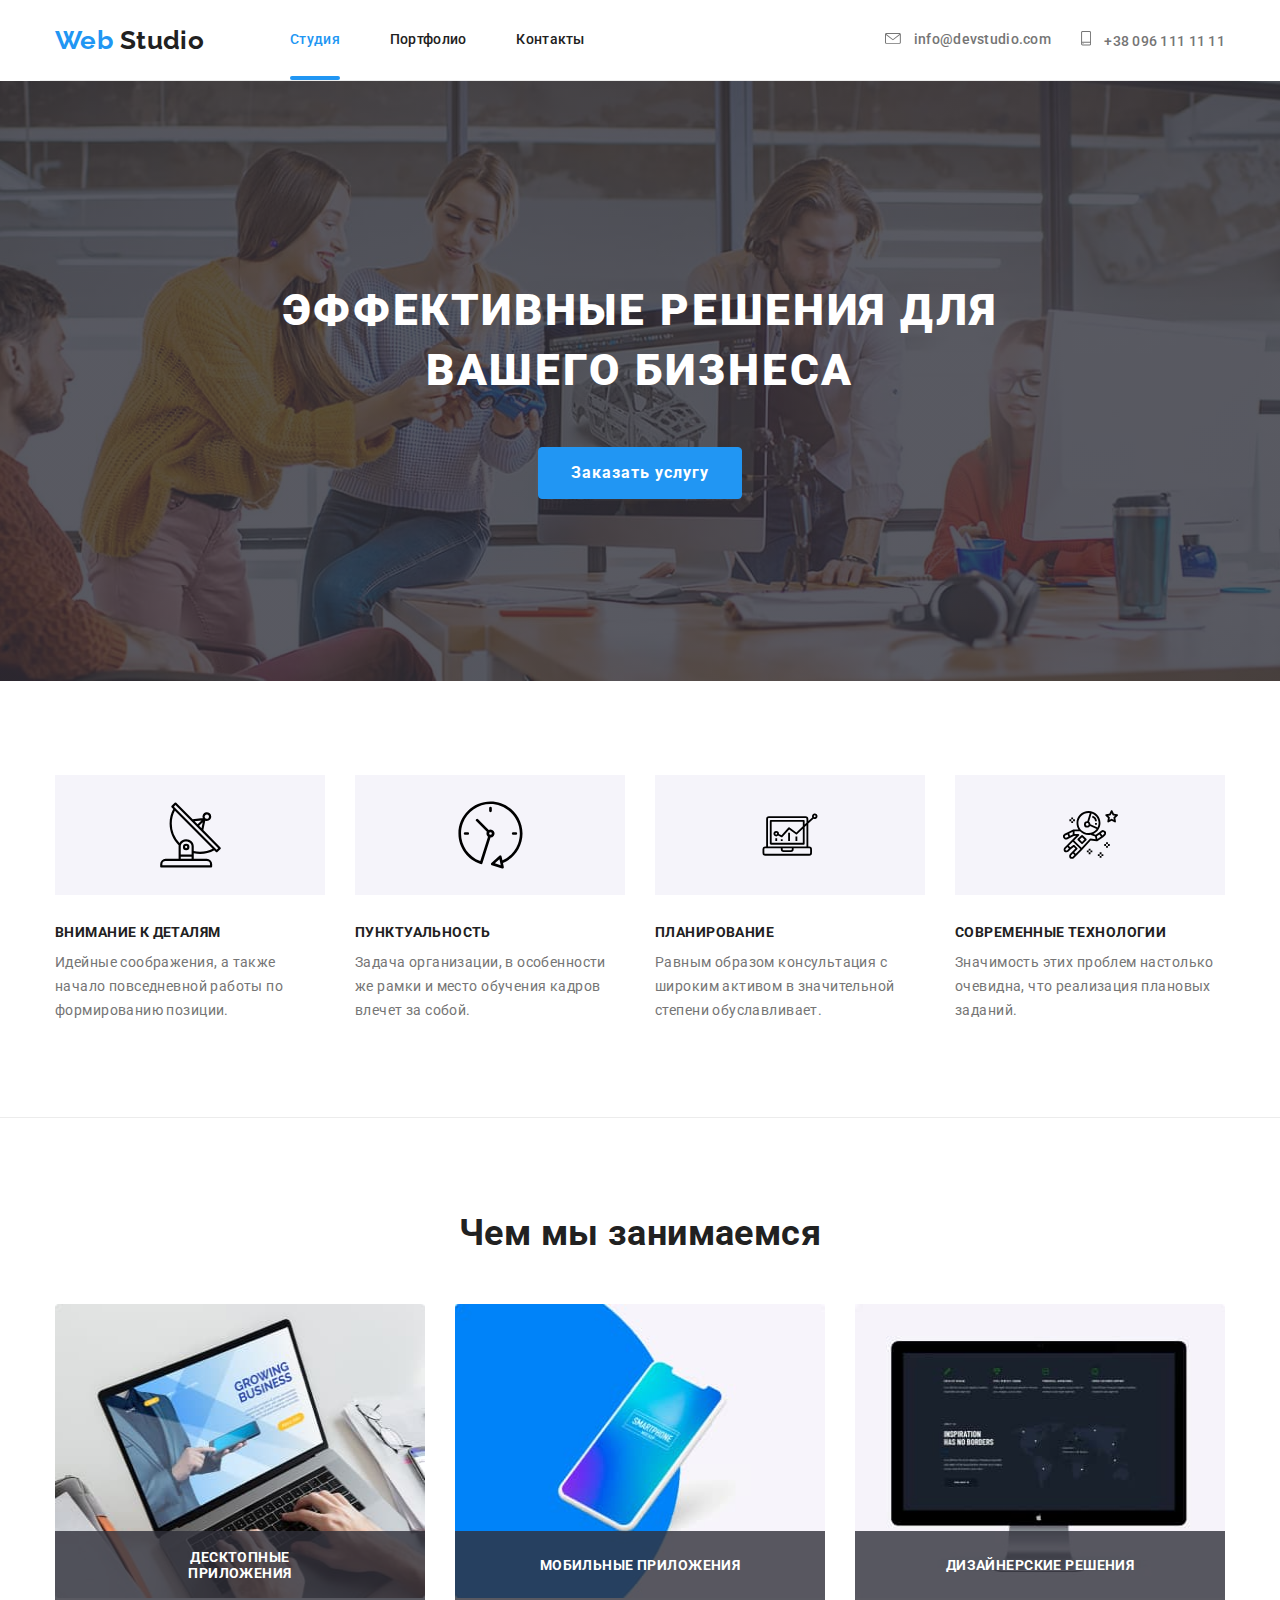
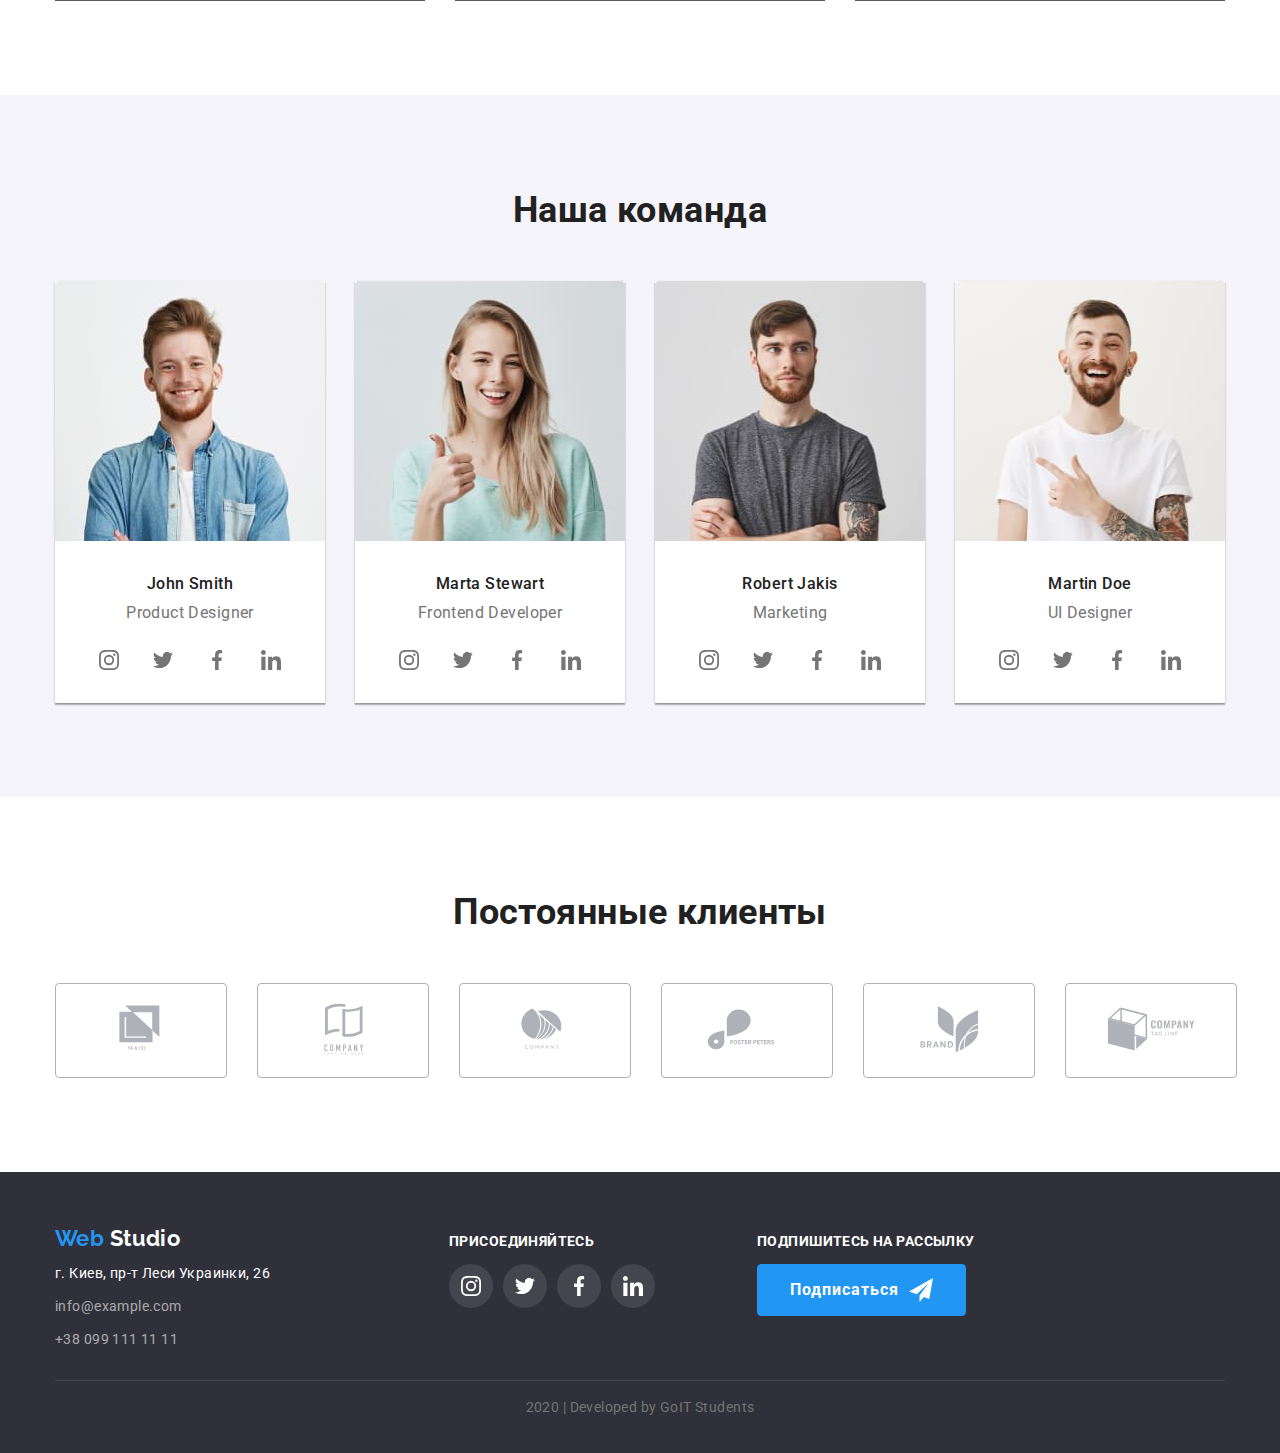
<file: index.html>
<!DOCTYPE html>
<html lang="ru">
  <head>
    <meta charset="UTF-8" />
    <meta name="viewport" content="width=device-width, initial-scale=1.0" />
    <title>Document</title>
    <link
      href="https://fonts.googleapis.com/css2?family=Raleway:wght@700&family=Roboto:wght@400;500;700&display=swap"
      rel="stylesheet"
    />
    <link
      rel="stylesheet"
      href="https://cdnjs.cloudflare.com/ajax/libs/modern-normalize/0.6.0/modern-normalize.min.css"
    />
    <link rel="stylesheet" href="./css/styles.css" />
  </head>
  <body>
    <!--Header-->
    <header>
      <div class="container">
        <nav class="site-nav">
          <a class="logo" href="#" lang="en"
            ><span class="logo-accent">Web</span> Studio</a
          >
          <ul class="header-list">
            <li><a href="./index.html" class="link current">Студия</a></li>
            <li><a href="./portfolio.html" class="link">Портфолио</a></li>
            <li><a href="#" class="link">Контакты</a></li>
          </ul>
        </nav>
        <ul class="header-info">
          <li>
            <a href="mailto:info@devstudio.com" class="link-info"
              ><svg class="info-img" width="16" height="11">
                <use href="./images/sprite.svg#envelope"></use>
              </svg>
              info@devstudio.com</a
            >
          </li>
          <li>
            <a href="tel:+380961111111" class="link-info">
              <svg class="info-img" width="10" height="15">
                <use href="./images/sprite.svg#smartphone"></use>
              </svg>
              +38 096 111 11 11
            </a>
          </li>
        </ul>
      </div>
    </header>
    <main>
      <!--Hero-->
      <section class="hero">
        <div class="overlay">
          <h1 class="hero-title">эффективные решения для вашего бизнеса</h1>
          <a href="#" class="button">Заказать услугу</a>
        </div>
      </section>
      <!--Advantages-->
      <section class="section border-bottom">
        <div class="container">
          <ul class="advantage-list">
            <li class="advantage-item">
              <div class="advantage-frame">
                <svg class="advantage-img" width="65" height="70">
                  <use href="./images/sprite.svg#antenna"></use>
                </svg>
              </div>
              <h3 class="advantage-title">Внимание к деталям</h3>
              <p class="advantage-text">
                Идейные соображения, а также начало повседневной работы по
                формированию позиции.
              </p>
            </li>
            <li class="advantage-item">
              <div class="advantage-frame">
                <svg class="advantage-img" width="67" height="70">
                  <use href="./images/sprite.svg#clock"></use>
                </svg>
              </div>
              <h3 class="advantage-title">Пунктуальность</h3>
              <p class="advantage-text">
                Задача организации, в особенности же рамки и место обучения
                кадров влечет за собой.
              </p>
            </li>
            <li class="advantage-item">
              <div class="advantage-frame">
                <svg class="advantage-img" width="70" height="55">
                  <use href="./images/sprite.svg#diagram"></use>
                </svg>
              </div>
              <h3 class="advantage-title">Планирование</h3>
              <p class="advantage-text">
                Равным образом консультация с широким активом в значительной
                степени обуславливает.
              </p>
            </li>
            <li class="advantage-item">
              <div class="advantage-frame">
                <svg class="advantage-img" width="55" height="61">
                  <use href="./images/sprite.svg#astronaut"></use>
                </svg>
              </div>
              <h3 class="advantage-title">Современные технологии</h3>
              <p class="advantage-text">
                Значимость этих проблем настолько очевидна, что реализация
                плановых заданий.
              </p>
            </li>
          </ul>
        </div>
      </section>
      <!--Acivity-->
      <section class="section">
        <div class="container">
          <h2 class="activity-main-title">Чем мы занимаемся</h2>
          <ul class="activity-list">
            <li class="activity-item">
              <img
                src="./images/desktop.jpg"
                alt="Ноутбук"
                height="294"
                width="370"
              />
              <div class="activity-overlay">
                <h3 class="activity-title">Десктопные приложения</h3>
              </div>
            </li>
            <li class="activity-item">
              <img
                src="./images/mobile.jpg"
                alt="Телефон"
                height="294"
                width="370"
              />
              <div class="activity-overlay">
                <h3 class="activity-title">Мобильные приложения</h3>
              </div>
            </li>
            <li class="activity-item">
              <img
                src="./images/design.jpg"
                alt="Рабочий Стол"
                height="294"
                width="370"
              />
              <div class="activity-overlay">
                <h3 class="activity-title">Дизайнерские решения</h3>
              </div>
            </li>
          </ul>
        </div>
      </section>
      <!--Team-->
      <section class="section team">
        <div class="container">
          <h2 class="team-title">Наша команда</h2>
          <ul class="team-list">
            <li class="team-item">
              <img
                src="./images/john.jpg"
                alt="John Smith"
                height="260"
                width="278"
                class="team-img"
              />
              <h3 class="team-name">John Smith</h3>
              <p class="team-profession" lang="en">Product Designer</p>
              <ul class="social-list">
                <li class="social-item">
                  <a href="#" aria-label="Instagram">
                    <svg class="social-img" width="44" height="44">
                      <use href="./images/sprite.svg#instagram"></use>
                    </svg>
                  </a>
                </li>
                <li class="social-item">
                  <a href="#" aria-label="Twitter">
                    <svg class="social-img" width="44" height="44">
                      <use href="./images/sprite.svg#twitter"></use>
                    </svg>
                  </a>
                </li>
                <li class="social-item">
                  <a href="#" aria-label="Facebook">
                    <svg class="social-img" width="44" height="44">
                      <use href="./images/sprite.svg#facebook"></use>
                    </svg>
                  </a>
                </li>
                <li class="social-item">
                  <a href="#" aria-label="LimkedIn"
                    ><svg class="social-img" width="44" height="44">
                      <use href="./images/sprite.svg#linkedin"></use>
                    </svg>
                  </a>
                </li>
              </ul>
            </li>
            <li class="team-item">
              <img
                src="./images/marta.jpg"
                alt="Marta Stewart"
                height="260"
                width="278"
                class="team-img"
              />
              <h3 class="team-name">Marta Stewart</h3>
              <p class="team-profession" lang="en">Frontend Developer</p>
              <ul class="social-list">
                <li class="social-item">
                  <a href="#" aria-label="Instagram">
                    <svg class="social-img" width="44" height="44">
                      <use href="./images/sprite.svg#instagram"></use>
                    </svg>
                  </a>
                </li>
                <li class="social-item">
                  <a href="#" aria-label="Twitter">
                    <svg class="social-img" width="44" height="44">
                      <use href="./images/sprite.svg#twitter"></use>
                    </svg>
                  </a>
                </li>
                <li class="social-item">
                  <a href="#" aria-label="Facebook">
                    <svg class="social-img" width="44" height="44">
                      <use href="./images/sprite.svg#facebook"></use>
                    </svg>
                  </a>
                </li>
                <li class="social-item">
                  <a href="#" aria-label="LimkedIn"
                    ><svg class="social-img" width="44" height="44">
                      <use href="./images/sprite.svg#linkedin"></use>
                    </svg>
                  </a>
                </li>
              </ul>
            </li>
            <li class="team-item">
              <img
                src="./images/robert.jpg"
                alt="Robert Jakis"
                height="260"
                width="278"
                class="team-img"
              />
              <h3 class="team-name">Robert Jakis</h3>
              <p class="team-profession" lang="en">Marketing</p>
              <ul class="social-list">
                <li class="social-item">
                  <a href="#" aria-label="Instagram">
                    <svg class="social-img" width="44" height="44">
                      <use href="./images/sprite.svg#instagram"></use>
                    </svg>
                  </a>
                </li>
                <li class="social-item">
                  <a href="#" aria-label="Twitter">
                    <svg class="social-img" width="44" height="44">
                      <use href="./images/sprite.svg#twitter"></use>
                    </svg>
                  </a>
                </li>
                <li class="social-item">
                  <a href="#" aria-label="Facebook">
                    <svg class="social-img" width="44" height="44">
                      <use href="./images/sprite.svg#facebook"></use>
                    </svg>
                  </a>
                </li>
                <li class="social-item">
                  <a href="#" aria-label="LimkedIn"
                    ><svg class="social-img" width="44" height="44">
                      <use href="./images/sprite.svg#linkedin"></use>
                    </svg>
                  </a>
                </li>
              </ul>
            </li>
            <li class="team-item">
              <img
                src="./images/martin.jpg"
                alt="Martin Doe"
                height="260"
                width="278"
                class="team-img"
              />
              <h3 class="team-name">Martin Doe</h3>
              <p class="team-profession" lang="en">UI Designer</p>
              <ul class="social-list">
                <li class="social-item">
                  <a href="#" aria-label="Instagram">
                    <svg class="social-img" width="44" height="44">
                      <use href="./images/sprite.svg#instagram"></use>
                    </svg>
                  </a>
                </li>
                <li class="social-item">
                  <a href="#" aria-label="Twitter">
                    <svg class="social-img" width="44" height="44">
                      <use href="./images/sprite.svg#twitter"></use>
                    </svg>
                  </a>
                </li>
                <li class="social-item">
                  <a href="#" aria-label="Facebook">
                    <svg class="social-img" width="44" height="44">
                      <use href="./images/sprite.svg#facebook"></use>
                    </svg>
                  </a>
                </li>
                <li class="social-item">
                  <a href="#" aria-label="LimkedIn"
                    ><svg class="social-img" width="44" height="44">
                      <use href="./images/sprite.svg#linkedin"></use>
                    </svg>
                  </a>
                </li>
              </ul>
            </li>
          </ul>
        </div>
      </section>
      <!--Clients-->
      <section class="section">
        <div class="container">
          <h2 class="clients-title">Постоянные клиенты</h2>
          <ul class="client-list">
            <li class="client-item">
              <a href=""
                ><svg class="client-img" width="170" height="90">
                  <use href="./images/sprite.svg#client1"></use>
                </svg>
              </a>
            </li>
            <li class="client-item">
              <a href=""
                ><svg class="client-img" width="170" height="90">
                  <use href="./images/sprite.svg#client2"></use>
                </svg>
              </a>
            </li>
            <li class="client-item">
              <a href=""
                ><svg class="client-img" width="170" height="90">
                  <use href="./images/sprite.svg#client3"></use>
                </svg>
              </a>
            </li>
            <li class="client-item">
              <a href=""
                ><svg class="client-img" width="170" height="90">
                  <use href="./images/sprite.svg#client4"></use>
                </svg>
              </a>
            </li>
            <li class="client-item">
              <a href=""
                ><svg class="client-img" width="170" height="90">
                  <use href="./images/sprite.svg#client5"></use>
                </svg>
              </a>
            </li>
            <li class="client-item">
              <a href=""
                ><svg class="client-img" width="170" height="90">
                  <use href="./images/sprite.svg#client6"></use>
                </svg>
              </a>
            </li>
          </ul>
        </div>
      </section>
    </main>
    <!-- Footer -->
    <footer class="footer">
      <div class="container">
        <div class="footer-list">
          <div class="footer-address">
            <a class="logo-secondary" href="" lang="en"
              ><span class="logo-accent">Web</span> Studio</a
            >
            <address class="address">
              <div class="physical-address">
                г. Киев, пр-т Леси Украинки, 26
              </div>
              <div class="email-address">info@example.com</div>
              <div class="phone-address">+38 099 111 11 11</div>
            </address>
          </div>
          <div class="footer-social">
            <p class="social-title">присоединяйтесь</p>
            <ul class="social-list">
              <li class="social-item">
                <a href="#" aria-label="Instagram">
                  <svg class="social-img" width="44" height="44">
                    <use href="./images/sprite.svg#instagram"></use>
                  </svg>
                </a>
              </li>
              <li class="social-item">
                <a href="#" aria-label="Twitter">
                  <svg class="social-img" width="44" height="44">
                    <use href="./images/sprite.svg#twitter"></use>
                  </svg>
                </a>
              </li>
              <li class="social-item">
                <a href="#" aria-label="Facebook">
                  <svg class="social-img" width="44" height="44">
                    <use href="./images/sprite.svg#facebook"></use>
                  </svg>
                </a>
              </li>
              <li class="social-item">
                <a href="#" aria-label="LimkedIn"
                  ><svg class="social-img" width="44" height="44">
                    <use href="./images/sprite.svg#linkedin"></use>
                  </svg>
                </a>
              </li>
            </ul>
          </div>
          <div class="footer-sign">
            <p class="social-title">Подпишитесь на рассылку</p>
            <a href="#" class="button"
              >Подписаться
              <svg class="button-img" height="24" width="24">
                <use href="./images/sprite.svg#send"></use>
              </svg>
            </a>
          </div>
        </div>
        <p>2020 | Developed by GoIT Students</p>
      </div>
    </footer>
  </body>
</html>
</file>
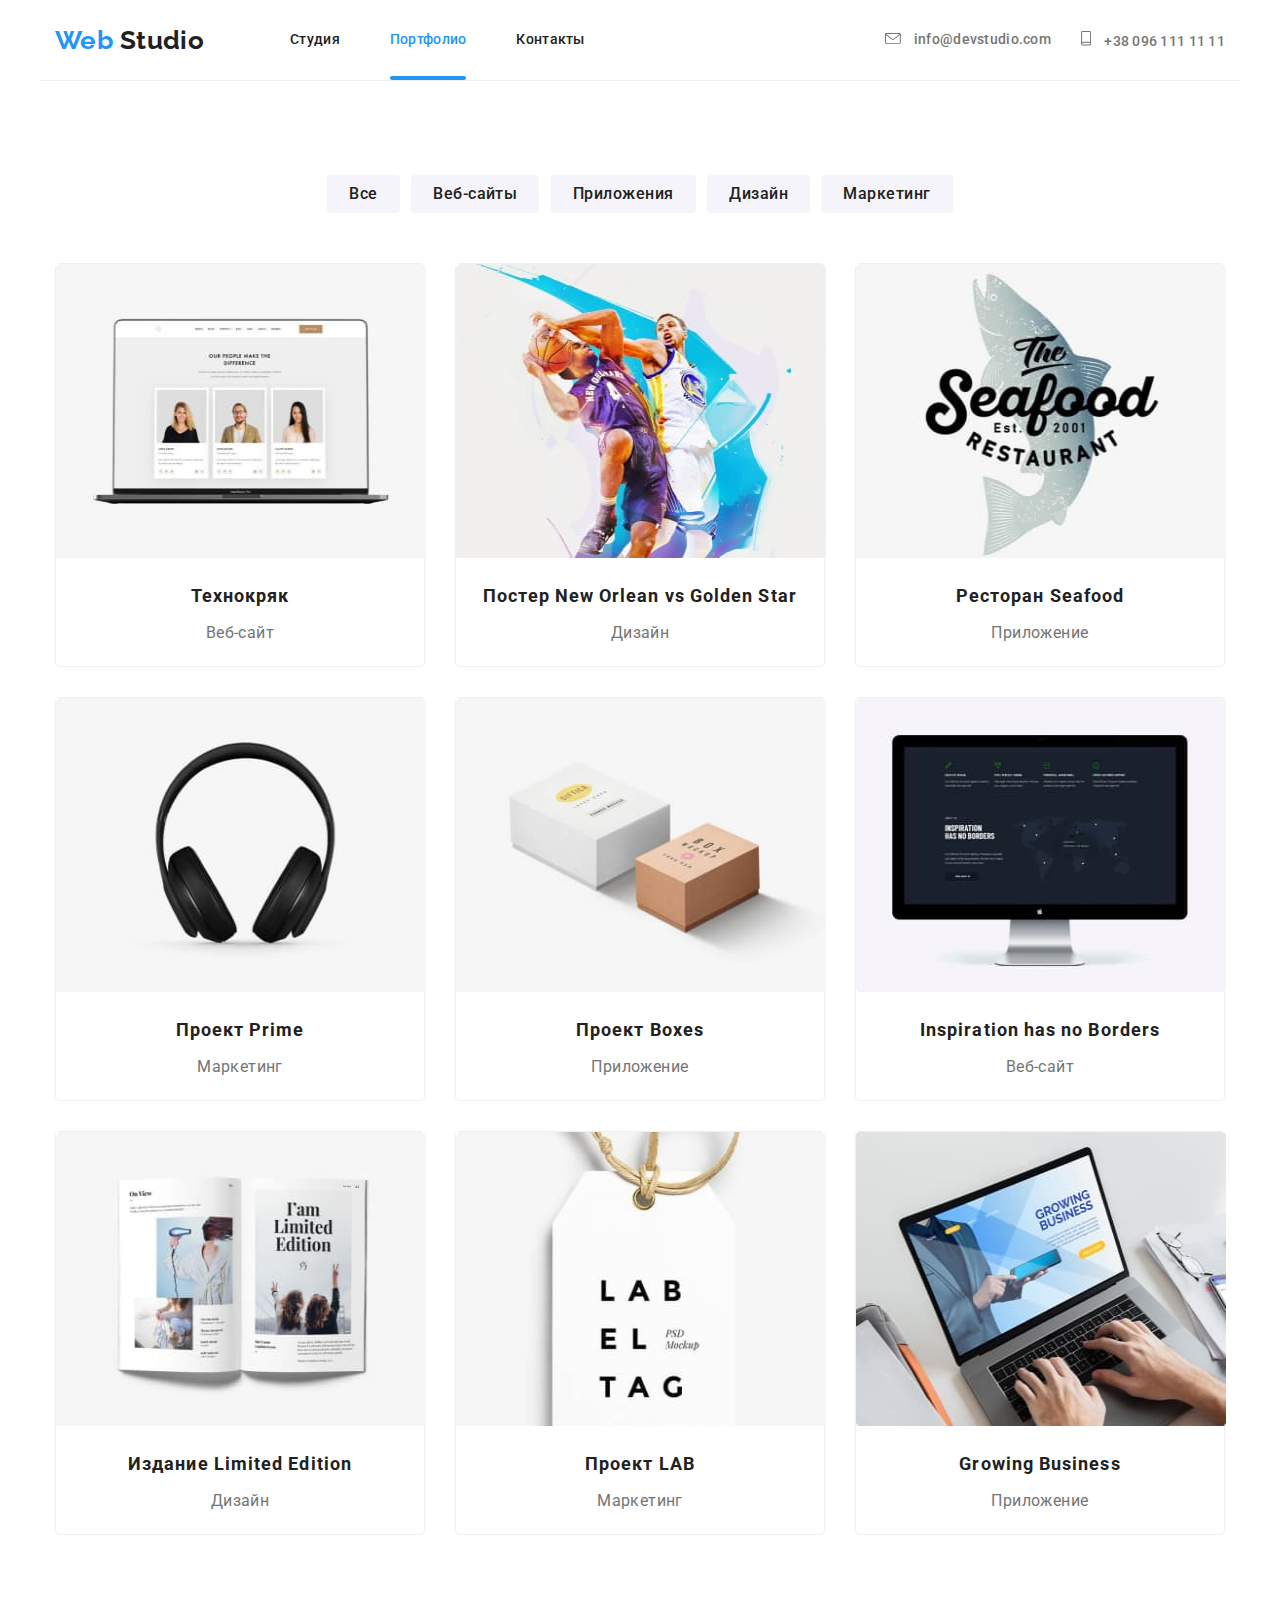
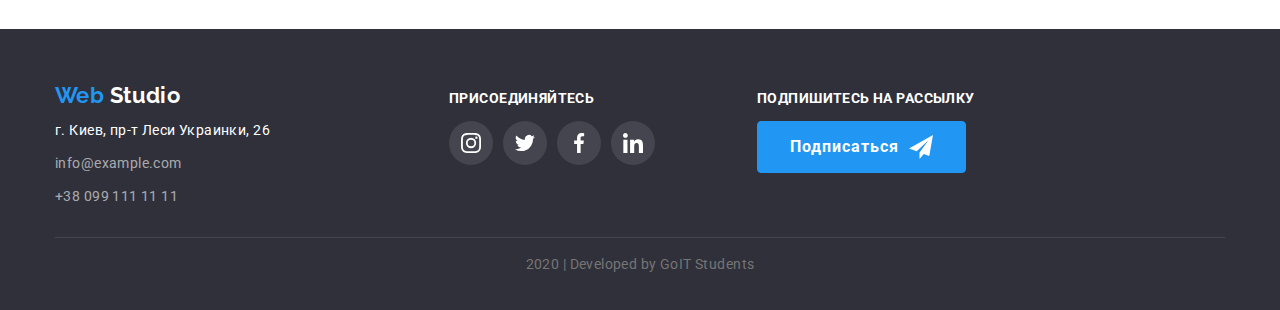
<file: portfolio.html>
<!DOCTYPE html>
<html lang="ru">
  <head>
    <meta charset="UTF-8" />
    <meta name="viewport" content="width=device-width, initial-scale=1.0" />
    <title>Document</title>
    <link
      href="https://fonts.googleapis.com/css2?family=Raleway:wght@700&family=Roboto:wght@400;500;700&display=swap"
      rel="stylesheet"
    />
    <link
      rel="stylesheet"
      href="https://cdnjs.cloudflare.com/ajax/libs/modern-normalize/0.6.0/modern-normalize.min.css"
    />
    <link rel="stylesheet" href="./css/styles.css" />
  </head>
  <body>
    <!--Header-->
    <header>
      <div class="container">
        <nav class="site-nav">
          <a class="logo" href="#" lang="en"
            ><span class="logo-accent">Web</span> Studio</a
          >
          <ul class="header-list">
            <li><a href="./index.html" class="link">Студия</a></li>
            <li>
              <a href="./portfolio.html" class="link current">Портфолио</a>
            </li>
            <li><a href="#" class="link">Контакты</a></li>
          </ul>
        </nav>
        <ul class="header-info">
          <li>
            <a href="mailto:info@devstudio.com" class="link-info"
              ><svg class="info-img" width="16" height="11">
                <use href="./images/sprite.svg#envelope"></use>
              </svg>
              info@devstudio.com</a
            >
          </li>
          <li>
            <a href="tel:+380961111111" class="link-info">
              <svg class="info-img" width="10" height="15">
                <use href="./images/sprite.svg#smartphone"></use>
              </svg>
              +38 096 111 11 11
            </a>
          </li>
        </ul>
      </div>
    </header>
    <main>
      <section class="section">
        <div class="container">
          <!-- Filters -->
          <div class="buttons">
            <button type="button" class="filter-button">Все</button>
            <button type="button" class="filter-button">Веб-сайты</button>
            <button type="button" class="filter-button">Приложения</button>
            <button type="button" class="filter-button">Дизайн</button>
            <button type="button" class="filter-button">Маркетинг</button>
          </div>
          <!-- List -->
          <ul class="project-list">
            <li class="project-item">
              <a href="#">
                <div class="project-wrap">
                  <img
                    src="./images/tehnohryak.jpg"
                    alt=""
                    class="project-img"
                  />
                  <div class="project-hover">
                    <p>
                      Технокряк это современная площадка распространения
                      коронавируса. Компании используют эту платформу для
                      цифрового шпионажа и атак на защищённые сервера
                      конкурентов.
                    </p>
                  </div>
                </div>
                <h3 class="project-name">Технокряк</h3>
                <p class="project-class">Веб-сайт</p></a
              >
            </li>
            <li class="project-item">
              <a href="#">
                <div class="project-wrap">
                  <img src="./images/poster.jpg" alt="" class="project-img" />
                  <div class="project-hover">
                    <p>
                      Классический текст-«рыба» (условный, зачастую
                      бессмысленный текст-заполнитель, вставляемый в макет
                      страницы).
                    </p>
                  </div>
                </div>
                <h3 class="project-name">Постер New Orlean vs Golden Star</h3>
                <p class="project-class">Дизайн</p></a
              >
            </li>
            <li class="project-item">
              <a href="#">
                <div class="project-wrap">
                  <img src="./images/seafood.jpg" alt="" class="project-img" />
                  <div class="project-hover">
                    <p>
                      Lorem ipsum dolor sit amet, eu errem eloquentiam pro.
                      Fuisset platonem postulant eos id, ut mazim legere pri,
                      nostrud debitis no usu.
                    </p>
                  </div>
                </div>
                <h3 class="project-name">Ресторан Seafood</h3>
                <p class="project-class">Приложение</p>
              </a>
            </li>
            <li class="project-item">
              <a href="#">
                <div class="project-wrap">
                  <img src="./images/prime.jpg" alt="" class="project-img" />
                  <div class="project-hover">
                    <p>
                      Reprimique eloquentiam ex has, at rebum tempor nec. Qui
                      molestiae conclusionemque ut. Quo denique theophrastus ea,
                      an his justo deseruisse.
                    </p>
                  </div>
                </div>
                <h3 class="project-name">Проект Prime</h3>
                <p class="project-class">Маркетинг</p></a
              >
            </li>
            <li class="project-item">
              <a href="#">
                <div class="project-wrap">
                  <img src="./images/boxes.jpg" alt="" class="project-img" />
                  <div class="project-hover">
                    <p>
                      Классический текст-«рыба» (условный, зачастую
                      бессмысленный текст-заполнитель, вставляемый в макет
                      страницы).
                    </p>
                  </div>
                </div>
                <h3 class="project-name">Проект Boxes</h3>
                <p class="project-class">Приложение</p></a
              >
            </li>
            <li class="project-item">
              <a href="#">
                <div class="project-wrap">
                  <img src="./images/design.jpg" alt="" class="project-img" />
                  <div class="project-hover">
                    <p>
                      Lorem ipsum dolor sit amet, eu errem eloquentiam pro.
                      Fuisset platonem postulant eos id, ut mazim legere pri,
                      nostrud debitis no usu.
                    </p>
                  </div>
                </div>
                <h3 class="project-name">Inspiration has no Borders</h3>
                <p class="project-class">Веб-сайт</p></a
              >
            </li>
            <li class="project-item">
              <a href="#">
                <div class="project-wrap">
                  <img
                    src="./images/limited-edition.jpg"
                    alt=""
                    class="project-img"
                  />
                  <div class="project-hover">
                    <p>
                      Reprimique eloquentiam ex has, at rebum tempor nec. Qui
                      molestiae conclusionemque ut. Quo denique theophrastus ea,
                      an his justo deseruisse.
                    </p>
                  </div>
                </div>
                <h3 class="project-name">Издание Limited Edition</h3>
                <p class="project-class">Дизайн</p></a
              >
            </li>
            <li class="project-item">
              <a href="#">
                <div class="project-wrap">
                  <img src="./images/lab.jpg" alt="" class="project-img" />
                  <div class="project-hover">
                    <p>
                      Классический текст-«рыба» (условный, зачастую
                      бессмысленный текст-заполнитель, вставляемый в макет
                      страницы).
                    </p>
                  </div>
                </div>
                <h3 class="project-name">Проект LAB</h3>
                <p class="project-class">Маркетинг</p></a
              >
            </li>
            <li class="project-item">
              <a href="#">
                <div class="project-wrap">
                  <img src="./images/desktop.jpg" alt="" class="project-img" />
                  <div class="project-hover">
                    <p>
                      Lorem ipsum dolor sit amet, eu errem eloquentiam pro.
                      Fuisset platonem postulant eos id, ut mazim legere pri,
                      nostrud debitis no usu.
                    </p>
                  </div>
                </div>
                <h3 class="project-name">Growing Business</h3>
                <p class="project-class">Приложение</p></a
              >
            </li>
          </ul>
        </div>
      </section>
    </main>
    <!-- Footer -->
    <footer class="footer">
      <div class="container">
        <div class="footer-list">
          <div class="footer-address">
            <a class="logo-secondary" href="" lang="en"
              ><span class="logo-accent">Web</span> Studio</a
            >
            <address class="address">
              <div class="physical-address">
                г. Киев, пр-т Леси Украинки, 26
              </div>
              <div class="email-address">info@example.com</div>
              <div class="phone-address">+38 099 111 11 11</div>
            </address>
          </div>
          <div class="footer-social">
            <p class="social-title">присоединяйтесь</p>
            <ul class="social-list">
              <li class="social-item">
                <a href="#" aria-label="Instagram">
                  <svg class="social-img" width="44" height="44">
                    <use href="./images/sprite.svg#instagram"></use>
                  </svg>
                </a>
              </li>
              <li class="social-item">
                <a href="#" aria-label="Twitter">
                  <svg class="social-img" width="44" height="44">
                    <use href="./images/sprite.svg#twitter"></use>
                  </svg>
                </a>
              </li>
              <li class="social-item">
                <a href="#" aria-label="Facebook">
                  <svg class="social-img" width="44" height="44">
                    <use href="./images/sprite.svg#facebook"></use>
                  </svg>
                </a>
              </li>
              <li class="social-item">
                <a href="#" aria-label="LimkedIn"
                  ><svg class="social-img" width="44" height="44">
                    <use href="./images/sprite.svg#linkedin"></use>
                  </svg>
                </a>
              </li>
            </ul>
          </div>
          <div class="footer-sign">
            <p class="social-title">Подпишитесь на рассылку</p>
            <a href="#" class="button"
              >Подписаться
              <svg class="button-img" height="24" width="24">
                <use href="./images/sprite.svg#send"></use>
              </svg>
            </a>
          </div>
        </div>
        <p>2020 | Developed by GoIT Students</p>
      </div>
    </footer>
  </body>
</html>
</file>
<file: css/styles.css>
:root {
  --primary-text-color: #757575;
  --main-title-color: #212121;
  --accent-text-color: #2196f3;
}
body {
  color: var(--primary-text-color);
  background-color: #ffffff;
  font-family: Roboto;
  font-size: 14px;
  font-weight: 400;
  letter-spacing: 0.03em;
}
ul {
  list-style: none;
  padding: 0;
  margin: 0;
}
.container {
  width: 1200px;
  padding: 0 15px;
  margin: 0 auto;
  text-align: center;
}
.section.border-bottom {
  border-bottom: 1px solid #ececec;
}
.section {
  padding-bottom: 94px;
  padding-top: 94px;
}
/* logo */
.logo {
  margin-right: 86px;
  color: var(--main-title-color);
  text-decoration: none;
  font-family: Raleway;
  font-weight: 700;
  font-size: 26px;
  line-height: 1.19;
}
.logo-secondary {
  display: block;
  margin-bottom: 10px;
  color: #ffffff;
  text-decoration: none;
  font-family: Raleway;
  font-weight: 700;
  font-size: 22px;
  line-height: 1.18;
}
.logo-accent {
  color: #2196f3;
}
/* header */
header .container {
  display: flex;
}
.site-nav {
  display: flex;
  align-items: center;
  margin-right: auto;
}
.header-list {
  display: flex;
}
.header-list li:not(:last-child) {
  margin-right: 50px;
}
.header-info {
  display: flex;
  align-items: center;
}
.header-info li:not(:last-child) {
  margin-right: 30px;
}
.header-info li {
  display: flex;
  align-items: center;
}
.info-img {
  margin-right: 10px;
  fill: currentColor;
}
header .link {
  display: block;
  padding: 32px 0;
  font-family: inherit;
  font-weight: 500;
  line-height: 1.14;
  letter-spacing: 0.02em;
  color: var(--main-title-color);
  text-decoration: none;
  transition: color 250ms cubic-bezier(0.4, 0, 0.2, 1);
}
header .link.current {
  position: relative;
  color: var(--accent-text-color);
}
.link.current::after {
  position: absolute;
  content: '';
  display: block;
  bottom: 0;
  width: 100%;
  height: 4px;
  border-radius: 2px;
  background-color: var(--accent-text-color);
}

header .link-info {
  font-family: inherit;
  font-weight: 500;
  line-height: 1.14;
  letter-spacing: 0.02em;
  color: var(--primary-text-color);
  text-decoration: none;
  transition: color 250ms cubic-bezier(0.4, 0, 0.2, 1);
}
header .link:hover,
header .link:focus {
  color: var(--accent-text-color);
}
header .link-info:hover,
header .link-info:focus {
  color: var(--accent-text-color);
}
header .container {
  border-bottom: 1px solid #ececec;
}
/* footer */
.footer {
  background-color: #2f303a;
}
footer .container {
  padding-bottom: 24px;
}
.footer-list {
  display: flex;
  text-align: start;
  align-items: baseline;
  border-bottom: 1px solid rgba(255, 255, 255, 0.1);
  padding: 48px 0px 28px;
  margin-bottom: 18px;
}
.address {
  display: block;
  font-style: normal;
  font-weight: 400;
  line-height: 1.71;
  letter-spacing: 0.03em;
  color: rgba(255, 255, 255, 0.6);
}
.physical-address {
  margin-bottom: 9px;
  margin-right: 179px;
  color: #ffffff;
}
.footer-social {
  margin-right: 102px;
}
.social-title {
  font-weight: 700;
  font-size: 14px;
  line-height: 1.14;
  text-transform: uppercase;
  color: #ffffff;
}
.footer-social .social-img {
  fill: #ffffff;
  background-color: rgba(255, 255, 255, 0.1);
  border-radius: 50%;
}
.email-address {
  margin-bottom: 9px;
}
.social-list {
  display: flex;
  justify-content: center;
}
.social-item:not(:last-child) {
  margin-right: 10px;
}
.button {
  display: inline-flex;
  border-radius: 4px;
  padding: 10px 32px;

  color: #ffffff;
  background-color: var(--accent-text-color);
  border: 1px solid #2196f3;

  font-weight: 700;
  font-size: 16px;
  line-height: 30px;
  text-align: center;
  letter-spacing: 0.06em;
  text-decoration: none;
  align-items: center;
  transition: color 250ms cubic-bezier(0.4, 0, 0.2, 1),
    background-color 250ms cubic-bezier(0.4, 0, 0.2, 1);
}
.button:hover,
.button:focus {
  color: var(--accent-text-color);
  background-color: #ffffff;
}
.button-img {
  display: inline-flex;
  margin-left: 10px;
  fill: currentColor;
}

/* Studio-page */
/* hero */
.hero {
  text-align: center;
  display: flex;
  justify-content: center;
}
.overlay {
  max-width: 1600px;
  height: 600px;
  padding: 200px 237px;
  background-image: linear-gradient(
      rgba(47, 48, 58, 0.8),
      rgba(47, 48, 58, 0.8)
    ),
    url('../images/hero.jpg');
  background-repeat: no-repeat;
  background-position: center;
  background-size: cover;
}
.hero-title {
  margin-top: 0;
  margin-bottom: 46px;
  font-weight: 900;
  font-size: 44px;
  line-height: 1.36;
  letter-spacing: 0.06em;
  text-transform: uppercase;
  color: #ffffff;
}

/* advantages */
.advantage-list {
  display: flex;
}
.advantage-item {
  width: calc((100%-90px) / 4);
  text-align: start;
}
.advantage-item:not(:last-child) {
  margin-right: 30px;
}
.advantage-frame {
  display: flex;
  margin-bottom: 30px;
  width: 270px;
  height: 120px;
  background: #f5f4fa;
  justify-content: center;
  align-items: center;
}
.advantage-img {
  display: inline-block;
}
.advantage-title {
  margin-top: 0;
  margin-bottom: 10px;

  font-weight: 700;
  font-size: inherit;
  line-height: 1.14;
  text-transform: uppercase;
  color: var(--main-title-color);
}
.advantage-text {
  margin-top: 0;
  margin-bottom: 0;
  line-height: 1.71;
}
.activity-main-title {
  margin-top: 0;
  margin-bottom: 50px;
  font-weight: 700;
  font-size: 36px;
  line-height: 1.17;
  text-align: center;
  color: var(--main-title-color);
}
.activity-list {
  display: flex;
}
.activity-item:not(:last-child) {
  margin-right: 30px;
}
.activity-item {
  position: relative;
}
.activity-overlay {
  position: absolute;
  bottom: 0px;
  width: 100%;
  height: 70px;
  background-color: rgba(47, 48, 58, 0.8);
}
.activity-title {
  position: absolute;
  top: 50%;
  left: 50%;
  margin: 0;
  transform: translate(-50%, -50%);
  width: 205px;
  font-weight: 700;
  font-size: inherit;
  line-height: 1.14;
  text-align: center;
  text-transform: uppercase;
  color: #ffffff;
}
/* team */
.section.team {
  background-color: #f5f4fa;
}
.team-title {
  margin-top: 0;
  margin-bottom: 50px;
  font-weight: 700;
  font-size: 36px;
  line-height: 1.17;
  text-align: center;
  color: var(--main-title-color);
}
.team-list {
  display: flex;
}
.team-item {
  width: 270px;
  height: 422px;
  background: #ffffff;
  box-shadow: 0px 2px 1px rgba(0, 0, 0, 0.2), 0px 1px 1px rgba(0, 0, 0, 0.14),
    0px 1px 3px rgba(0, 0, 0, 0.12);
}
.team-item:not(:last-child) {
  margin-right: 30px;
}
.team-img {
  width: 270px;
  display: inline-block;
  margin-bottom: 30px;
}

.team-name {
  margin-top: 0;
  margin-bottom: 10px;
  font-weight: 500;
  font-size: 16px;
  line-height: 1.19;
  color: var(--main-title-color);
}
.team-profession {
  margin-top: 0;
  margin-bottom: 16px;
  font-size: 16px;
  line-height: 1.19;
}
.social-img {
  fill: #757575;
  border-radius: 50%;
  transition: fill 250ms cubic-bezier(0.4, 0, 0.2, 1),
    background-color 250ms cubic-bezier(0.4, 0, 0.2, 1);
}
.social-img:hover {
  fill: #ffffff;
  background-color: var(--accent-text-color);
}
/* clients */
.clients-title {
  margin-top: 0;
  margin-bottom: 50px;
  font-size: 36px;
  line-height: 1.17;
  text-align: center;
  color: var(--main-title-color);
}
.client-list {
  display: flex;
}
.client-item {
  color: #afb1b8;
  border: 1px solid #afb1b8;
  border-radius: 4px;
  transition: border-radius 250ms cubic-bezier(0.4, 0, 0.2, 1);
}
.client-item:not(:last-child) {
  margin-right: 30px;
}
.client-item:hover {
  border: 1px solid var(--accent-text-color);
}
.client-link {
  color: #afb1b8;
}
.client-img {
  fill: #afb1b8;
  transition: fill 250ms cubic-bezier(0.4, 0, 0.2, 1);
}
.client-img:hover {
  fill: var(--accent-text-color);
}
/* Portfolio-page */
.buttons {
  margin-bottom: 50px;
}
.filter-button:not(:last-child) {
  margin-right: 8px;
}
.filter-button {
  padding: 6px 22px;
  font-weight: 500;
  font-size: 16px;
  line-height: 1.63;
  text-align: center;
  letter-spacing: 0.03em;
  color: #212121;
  background: #f5f4fa;
  border: none;
  border-radius: 4px;
  transition: background-color 250ms cubic-bezier(0.4, 0, 0.2, 1),
    color 250ms cubic-bezier(0.4, 0, 0.2, 1);
}
.filter-button:focus,
.filter-button:hover {
  color: #ffffff;
  background-color: var(--accent-text-color);
}
.project-list {
  display: flex;
  flex-wrap: wrap;
}
.project-item {
  width: 370px;
  height: 404px;
  border: 1px solid #eeeeee;
  border-radius: 5px;
  transition: box-shadow 250ms cubic-bezier(0.4, 0, 0.2, 1);
}
.project-item:hover {
  box-shadow: 1px 4px 6px rgba(0, 0, 0, 0.16), 0px 4px 4px rgba(0, 0, 0, 0.06),
    0px 1px 1px rgba(0, 0, 0, 0.12);
}
.project-item:not(:nth-child(3n)) {
  margin-right: 30px;
}
.project-item:not(:nth-last-child(-n + 3)) {
  margin-bottom: 30px;
}
.filter-button {
  font-weight: 500;
  font-size: 16px;
  line-height: 1.63;
  text-align: center;
  color: var(--main-title-color);
  cursor: pointer;
}
.project-item a {
  text-decoration: none;
}
.project-img {
  width: 370px;
  height: 294px;
}
.project-hover p {
  margin: 0px;
  font-size: 18px;
  line-height: 1.56;
  color: #ffffff;
}
.project-wrap {
  position: relative;
  margin-bottom: 20px;
  width: 370px;
  height: 294px;
  overflow: hidden;
}
.project-hover {
  position: absolute;
  bottom: 0px;
  width: 100%;
  height: 100%;
  padding: 63px 23px;
  background-color: rgba(33, 150, 243, 0.9);
  transform: translateY(100%);
  transition: transform 250ms cubic-bezier(0.4, 0, 0.2, 1);
}
.project-item:hover .project-hover {
  transform: translateY(0);
}
.project-name {
  margin-top: 0;
  margin-bottom: 4px;
  font-weight: 700;
  font-size: 18px;
  line-height: 2;
  letter-spacing: 0.06em;
  color: var(--main-title-color);
}
.project-class {
  margin-top: 0;
  margin-bottom: 20px;
  font-size: 16px;
  line-height: 1.88;
  color: var(--primary-text-color);
}
</file>
